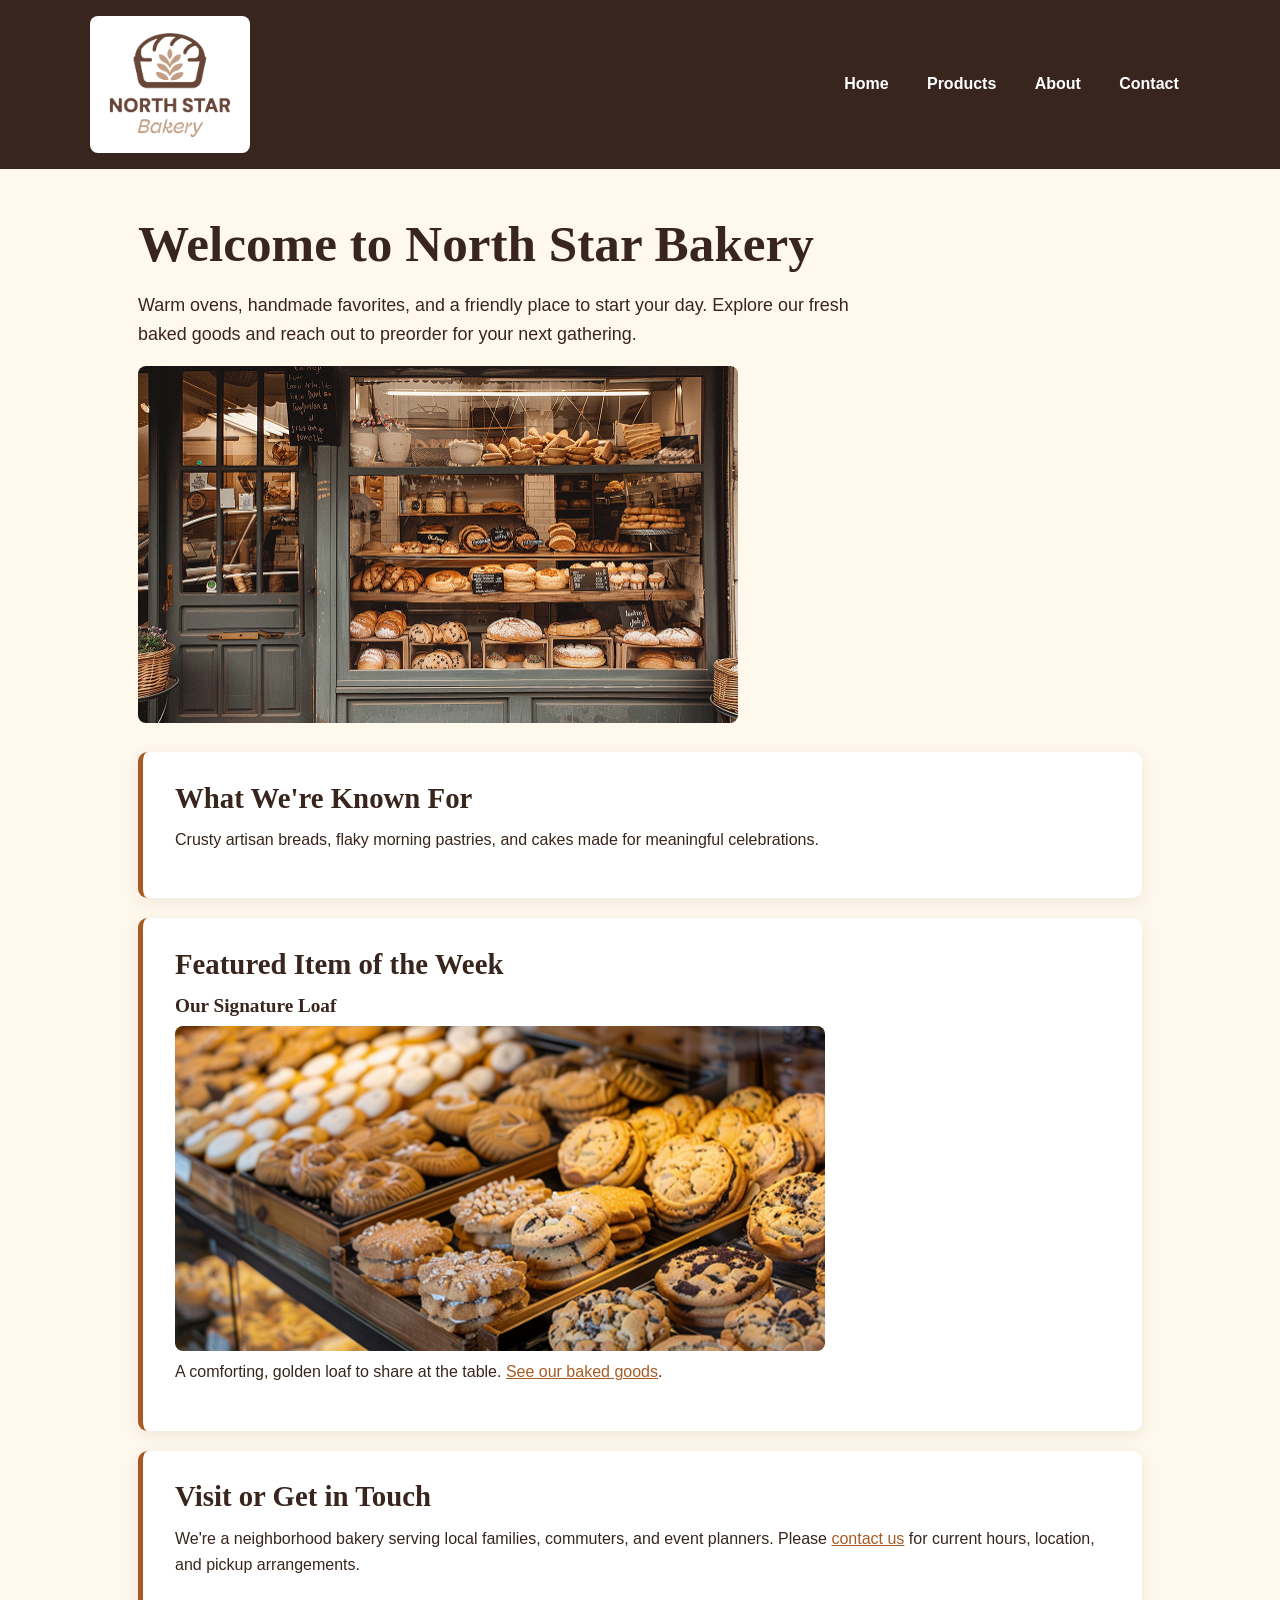
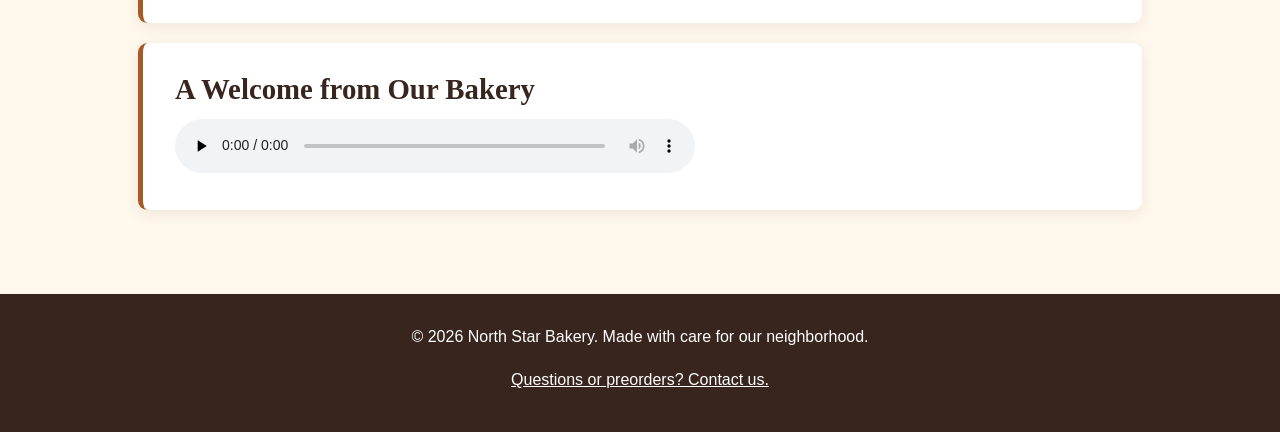
<file: index.html>
<!DOCTYPE html>
<html lang="en">
<head>
<meta charset="UTF-8">
<meta name="viewport" content="width=device-width, initial-scale=1.0">
<meta name="description" content="North Star Bakery: handmade breads, pastries, cakes, and neighborhood preorders.">
<title>Home | North Star Bakery</title>
<link rel="stylesheet" href="styles.css">
</head>
<body>
<header class="site-header">
<a href="index.html">
<img src="media/bakery-logo_c.png" alt="North Star Bakery logo" width="180">
</a>
<nav aria-label="Main navigation">
<ul>
<li>
<a href="index.html">Home</a>
</li>
<li>
<a href="products.html">Products</a>
</li>
<li>
<a href="about.html">About</a>
</li>
<li>
<a href="contact.html">Contact</a>
</li>
</ul>
</nav>
</header>
<main class="container">
<h1>Welcome to North Star Bakery</h1>
<p class="intro">Warm ovens, handmade favorites, and a friendly place to start your day. Explore our fresh baked goods and reach out to preorder for your next gathering.</p>
<img src="media/bakery-storefront_c.png" alt="Front of North Star Bakery welcoming neighborhood visitors" width="600">
<section class="content-card">
<h2>What We're Known For</h2>
<p>Crusty artisan breads, flaky morning pastries, and cakes made for meaningful celebrations.</p>
</section>
<section class="content-card">
<h2>Featured Item of the Week</h2>
<h3>Our Signature Loaf</h3>
<picture>
<source media="(max-width: 600px)" srcset="media/bakery-feature-small_c.png">
<img src="media/bakery-feature-large_c.png" alt="Featured freshly baked artisan loaf from North Star Bakery" width="650">
</picture>
<p>A comforting, golden loaf to share at the table. <a href="products.html">See our baked goods</a>.</p>
</section>
<section class="content-card">
<h2>Visit or Get in Touch</h2>
<p>We're a neighborhood bakery serving local families, commuters, and event planners. Please <a href="contact.html">contact us</a> for current hours, location, and pickup arrangements.</p>
</section>
<section class="content-card">
<h2>A Welcome from Our Bakery</h2>
<audio controls preload="none">
<source src="media/bakery-welcome_c.mp3" type="audio/mpeg">Your browser does not support audio playback. Please contact us for more information.</audio>
</section>
</main>
<footer class="site-footer">
<p>&copy; 2026 North Star Bakery. Made with care for our neighborhood.</p>
<p>
<a href="contact.html">Questions or preorders? Contact us.</a>
</p>
</footer>
</body>
</html>
</file>
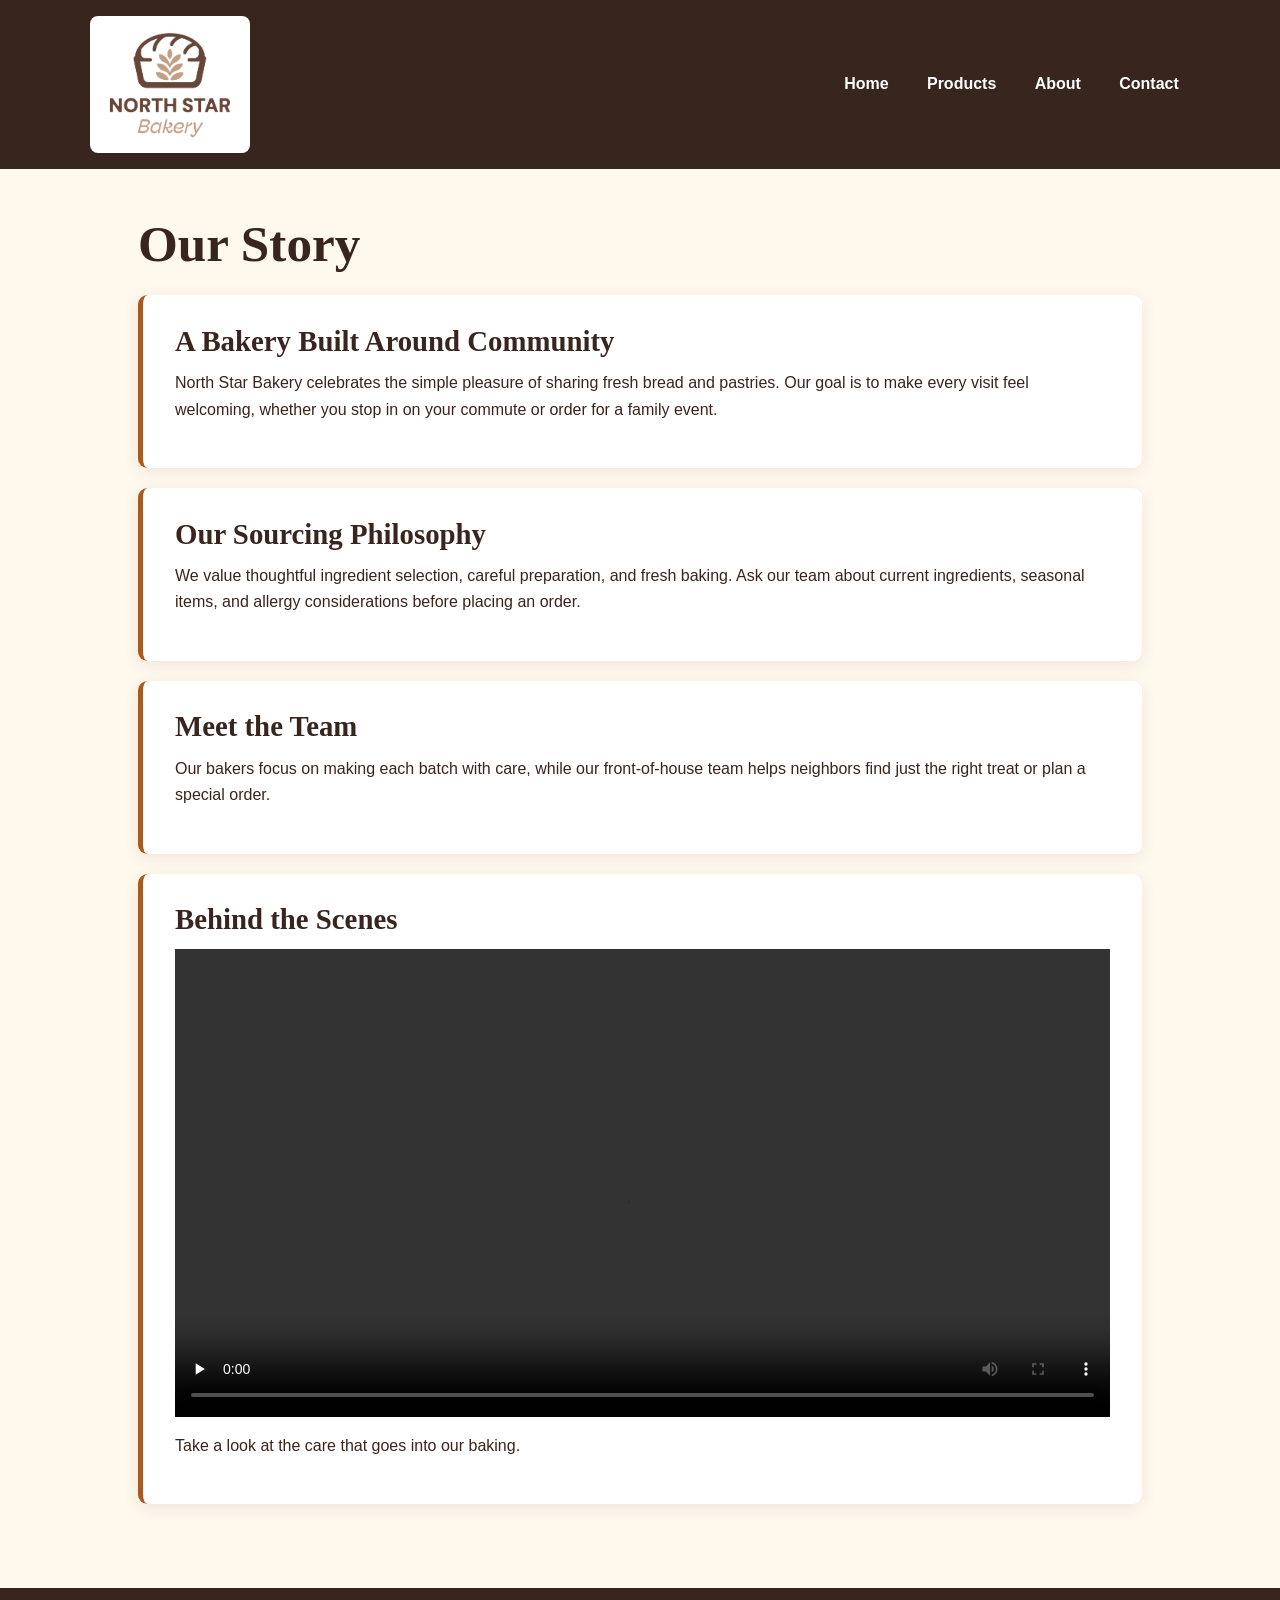
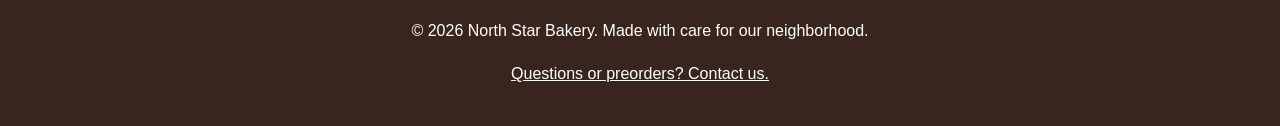
<file: about.html>
<!DOCTYPE html>
<html lang="en">
<head>
<meta charset="UTF-8">
<meta name="viewport" content="width=device-width, initial-scale=1.0">
<meta name="description" content="North Star Bakery: handmade breads, pastries, cakes, and neighborhood preorders.">
<title>About | North Star Bakery</title>
<link rel="stylesheet" href="styles.css">
</head>
<body>
<header class="site-header">
<a href="index.html">
<img src="media/bakery-logo_c.png" alt="North Star Bakery logo" width="180">
</a>
<nav aria-label="Main navigation">
<ul>
<li>
<a href="index.html">Home</a>
</li>
<li>
<a href="products.html">Products</a>
</li>
<li>
<a href="about.html">About</a>
</li>
<li>
<a href="contact.html">Contact</a>
</li>
</ul>
</nav>
</header>
<main class="container">
<h1>Our Story</h1>
<section class="content-card">
<h2>A Bakery Built Around Community</h2>
<p>North Star Bakery celebrates the simple pleasure of sharing fresh bread and pastries. Our goal is to make every visit feel welcoming, whether you stop in on your commute or order for a family event.</p>
</section>
<section class="content-card">
<h2>Our Sourcing Philosophy</h2>
<p>We value thoughtful ingredient selection, careful preparation, and fresh baking. Ask our team about current ingredients, seasonal items, and allergy considerations before placing an order.</p>
</section>
<section class="content-card">
<h2>Meet the Team</h2>
<p>Our bakers focus on making each batch with care, while our front-of-house team helps neighbors find just the right treat or plan a special order.</p>
</section>
<section class="content-card">
<h2>Behind the Scenes</h2>
<video controls preload="none" width="640">
<source src="media/bakery-behind-scenes_c.mp4" type="video/mp4">Your browser does not support video playback. Contact the bakery to learn more about how we bake.</video>
<p>Take a look at the care that goes into our baking.</p>
</section>
</main>
<footer class="site-footer">
<p>&copy; 2026 North Star Bakery. Made with care for our neighborhood.</p>
<p>
<a href="contact.html">Questions or preorders? Contact us.</a>
</p>
</footer>
</body>
</html>
</file>
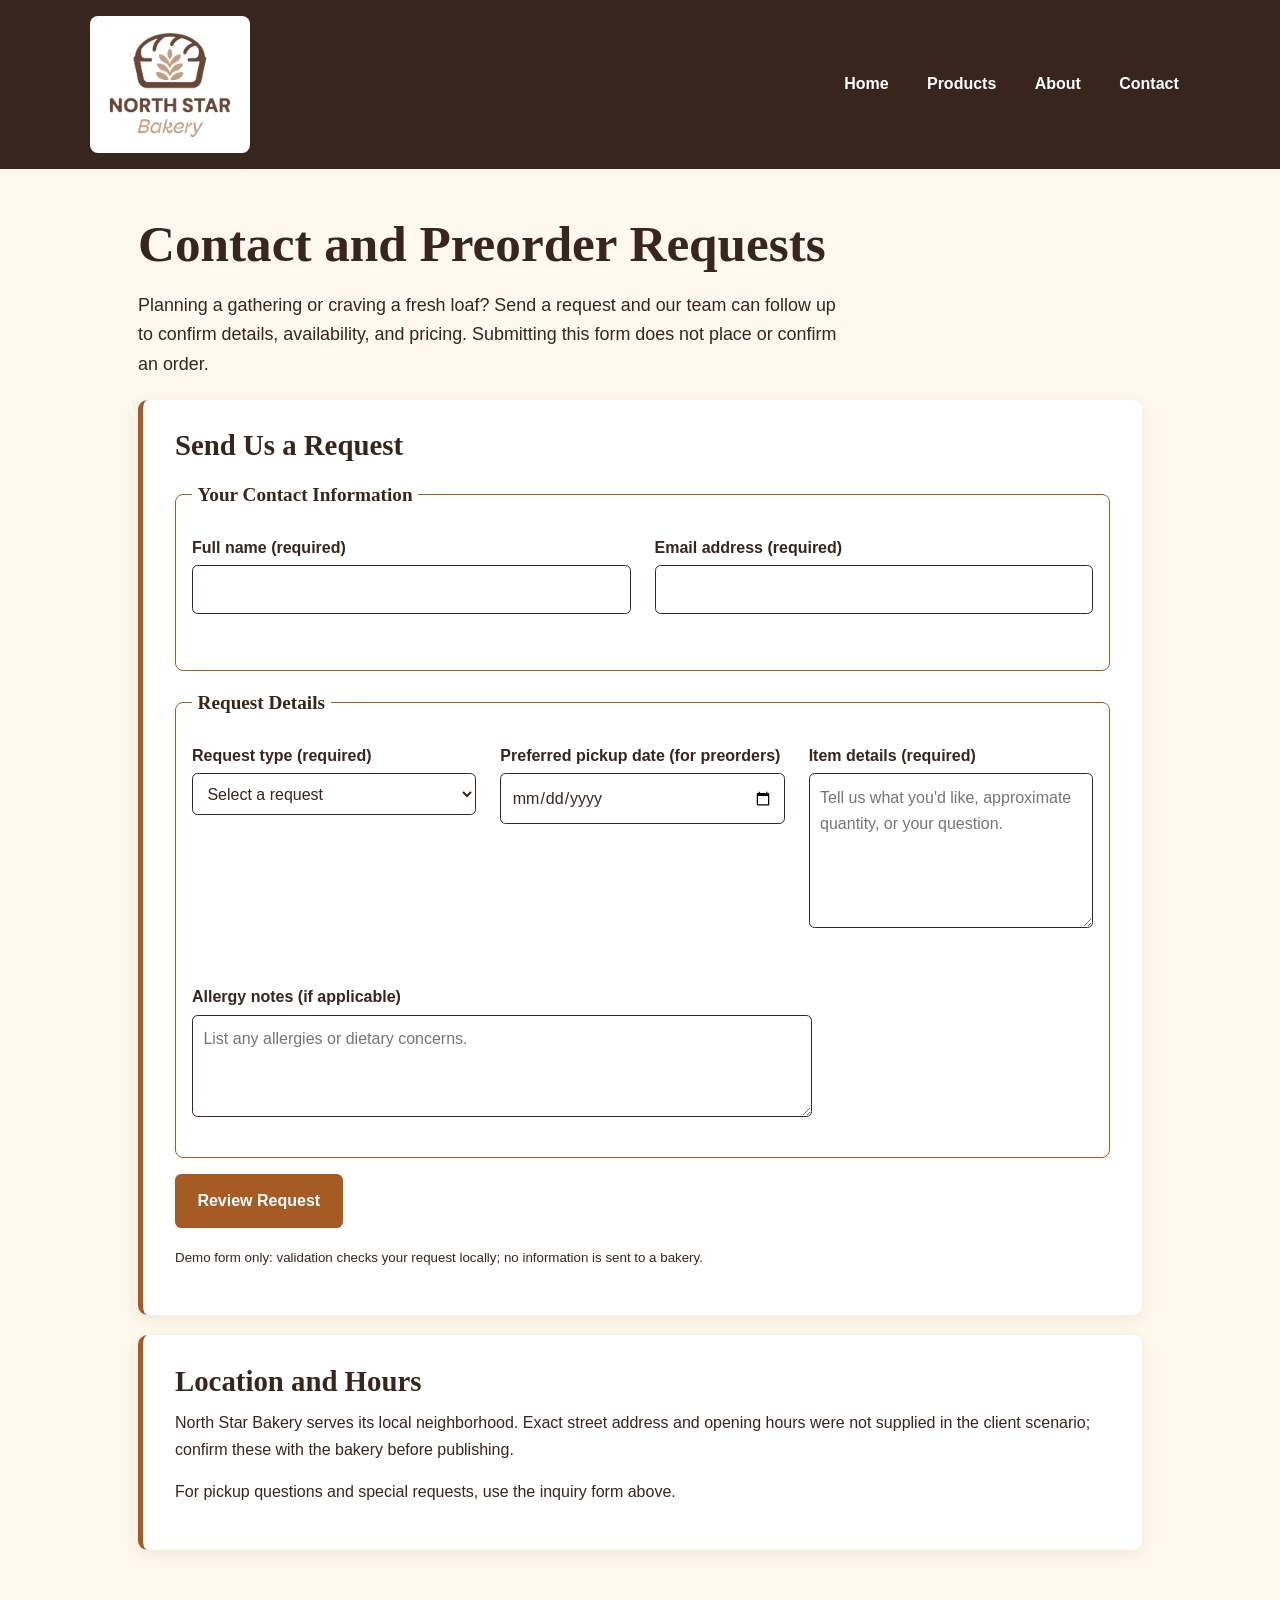
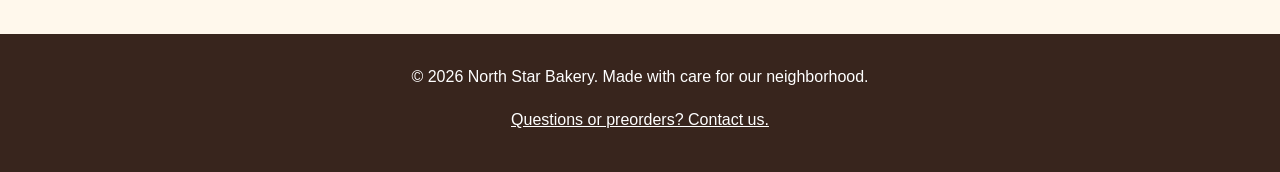
<file: contact.html>
<!DOCTYPE html>
<html lang="en">
<head>
<meta charset="UTF-8">
<meta name="viewport" content="width=device-width, initial-scale=1.0">
<meta name="description" content="North Star Bakery: handmade breads, pastries, cakes, and neighborhood preorders.">
<title>Contact | North Star Bakery</title>
<link rel="stylesheet" href="styles.css">
</head>
<body>
<header class="site-header">
<a href="index.html">
<img src="media/bakery-logo_c.png" alt="North Star Bakery logo" width="180">
</a>
<nav aria-label="Main navigation">
<ul>
<li>
<a href="index.html">Home</a>
</li>
<li>
<a href="products.html">Products</a>
</li>
<li>
<a href="about.html">About</a>
</li>
<li>
<a href="contact.html">Contact</a>
</li>
</ul>
</nav>
</header>
<main class="container">
<h1>Contact and Preorder Requests</h1>
<p class="intro">Planning a gathering or craving a fresh loaf? Send a request and our team can follow up to confirm details, availability, and pricing. Submitting this form does not place or confirm an order.</p>
<section class="content-card">
<h2>Send Us a Request</h2>
<form id="preorder-form" action="#" method="get" novalidate>
<fieldset>
<legend>Your Contact Information</legend>
<p>
<label for="full-name">Full name (required)</label>
<br>
<input id="full-name" name="full_name" type="text" autocomplete="name" required minlength="2">
<span class="field-error" id="full-name-error" aria-live="polite"></span>
</p>
<p>
<label for="email">Email address (required)</label>
<br>
<input id="email" name="email" type="email" autocomplete="email" required>
<span class="field-error" id="email-error" aria-live="polite"></span>
</p>
</fieldset>
<fieldset>
<legend>Request Details</legend>
<p>
<label for="request-type">Request type (required)</label>
<br>
<select id="request-type" name="request_type" required>
<option value="">Select a request</option>
<option value="preorder">Preorder</option>
<option value="question">General question</option>
</select>
<span class="field-error" id="request-type-error" aria-live="polite"></span>
</p>
<p>
<label for="pickup-date">Preferred pickup date (for preorders)</label>
<br>
<input id="pickup-date" name="pickup_date" type="date">
</p>
<p>
<label for="item-details">Item details (required)</label>
<br>
<textarea id="item-details" name="item_details" rows="5" cols="45" required minlength="5" placeholder="Tell us what you'd like, approximate quantity, or your question.">
</textarea>
<span class="field-error" id="item-details-error" aria-live="polite"></span>
</p>
<p>
<label for="allergy-notes">Allergy notes (if applicable)</label>
<br>
<textarea id="allergy-notes" name="allergy_notes" rows="3" cols="45" placeholder="List any allergies or dietary concerns.">
</textarea>
</p>
</fieldset>
<p>
<button type="submit">Review Request</button>
<p id="form-status" role="status" aria-live="polite"></p>
</p>
<p>
<small>Demo form only: validation checks your request locally; no information is sent to a bakery.</small>
</p>
</form>
</section>
<section class="content-card">
<h2>Location and Hours</h2>
<p>North Star Bakery serves its local neighborhood. Exact street address and opening hours were not supplied in the client scenario; confirm these with the bakery before publishing.</p>
<p>For pickup questions and special requests, use the inquiry form above.</p>
</section>
</main>
<footer class="site-footer">
<p>&copy; 2026 North Star Bakery. Made with care for our neighborhood.</p>
<p>
<a href="contact.html">Questions or preorders? Contact us.</a>
</p>
</footer>
<script src="script.js" defer></script>
</body>
</html>
</file>
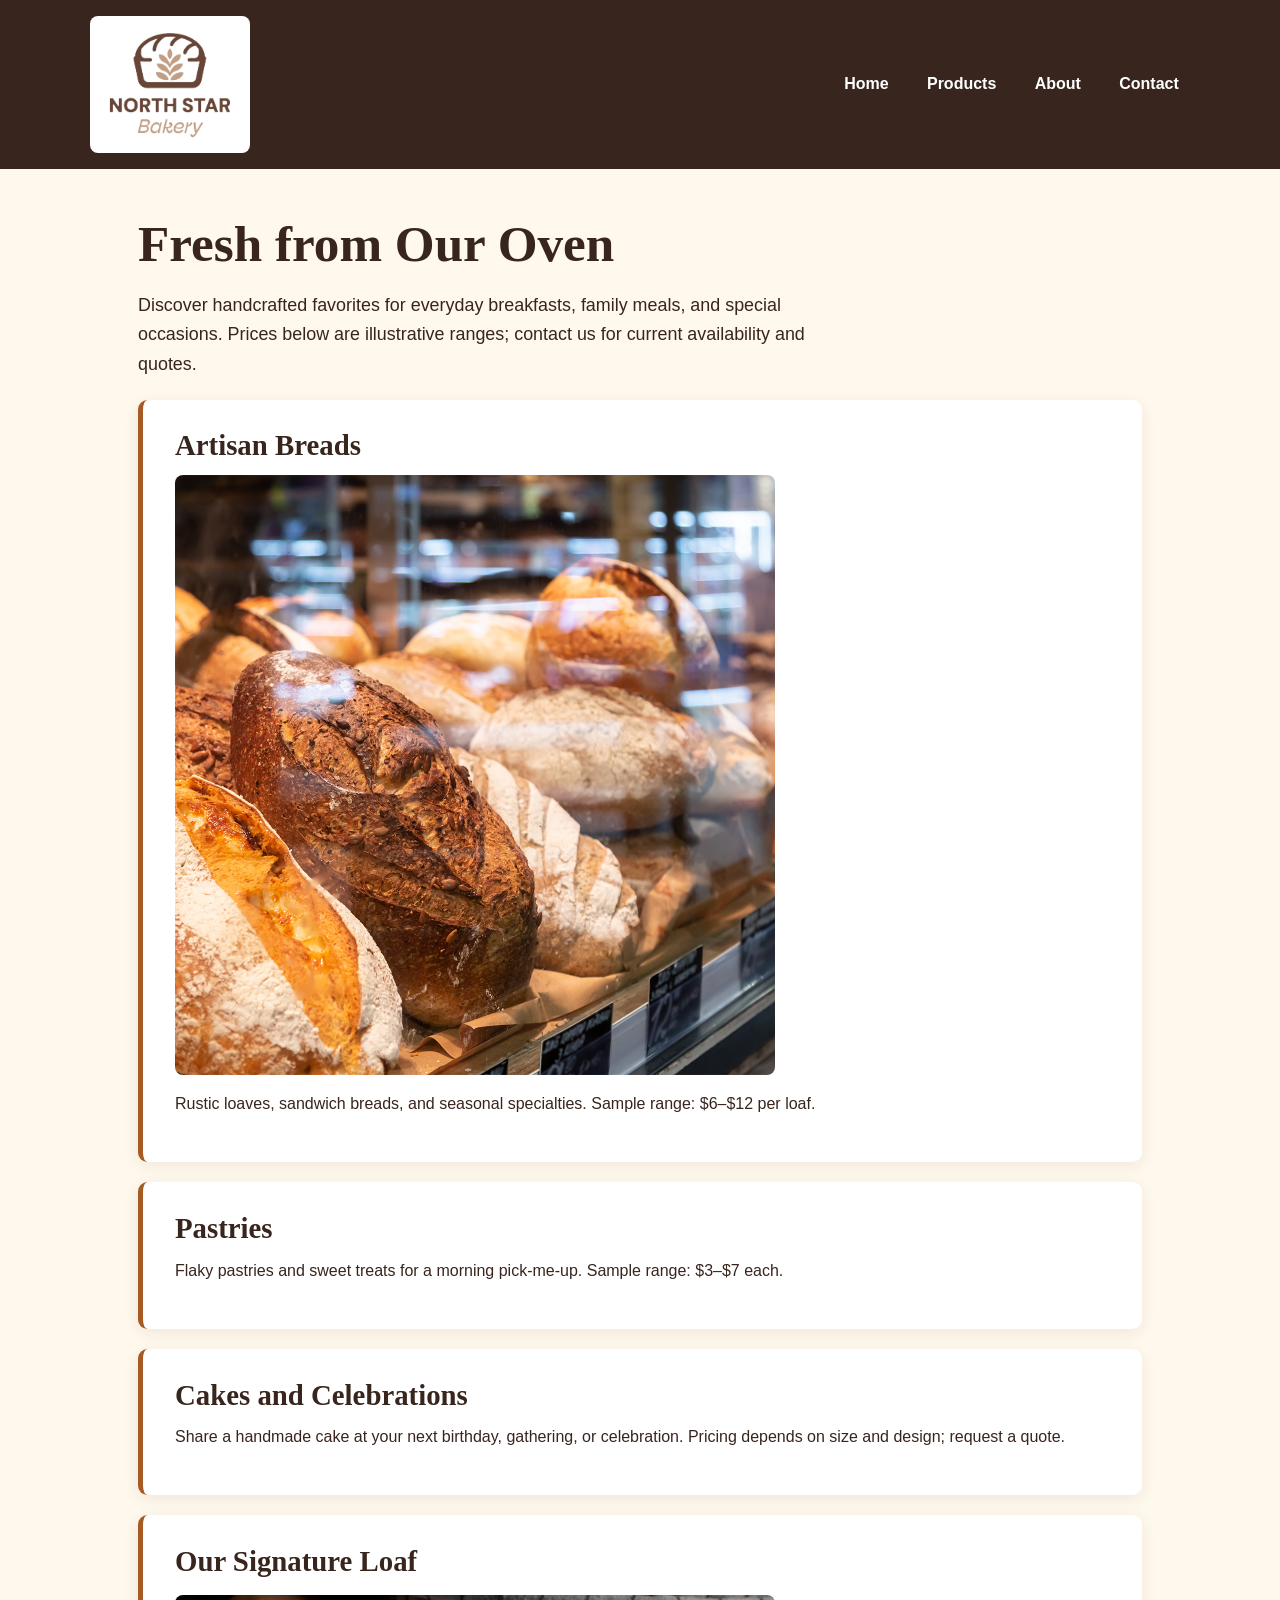
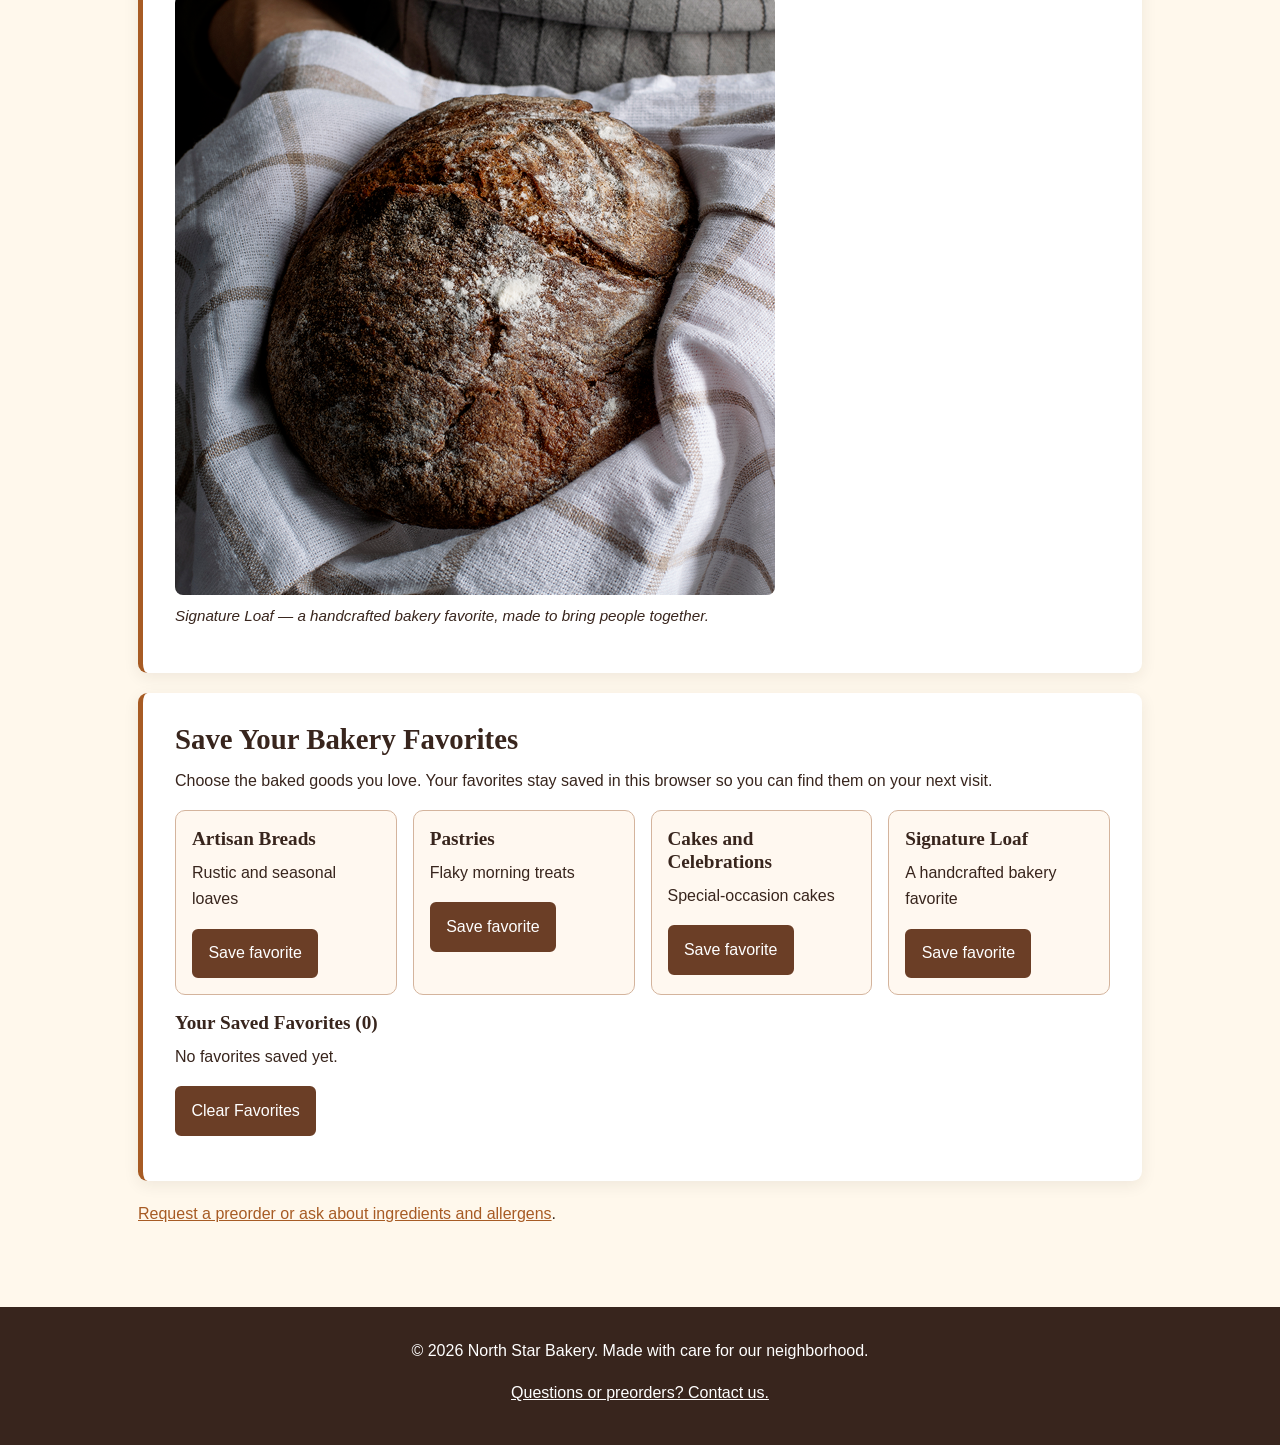
<file: products.html>
<!DOCTYPE html>
<html lang="en">
<head>
<meta charset="UTF-8">
<meta name="viewport" content="width=device-width, initial-scale=1.0">
<meta name="description" content="North Star Bakery: handmade breads, pastries, cakes, and neighborhood preorders.">
<title>Products | North Star Bakery</title>
<link rel="stylesheet" href="styles.css">
</head>
<body>
<header class="site-header">
<a href="index.html">
<img src="media/bakery-logo_c.png" alt="North Star Bakery logo" width="180">
</a>
<nav aria-label="Main navigation">
<ul>
<li>
<a href="index.html">Home</a>
</li>
<li>
<a href="products.html">Products</a>
</li>
<li>
<a href="about.html">About</a>
</li>
<li>
<a href="contact.html">Contact</a>
</li>
</ul>
</nav>
</header>
<main class="container">
<h1>Fresh from Our Oven</h1>
<p class="intro">Discover handcrafted favorites for everyday breakfasts, family meals, and special occasions. Prices below are illustrative ranges; contact us for current availability and quotes.</p>
<section class="content-card">
<h2>Artisan Breads</h2>
<img src="media/bakery-bread_c.png" alt="Selection of artisan breads with golden crusts" width="600">
<p>Rustic loaves, sandwich breads, and seasonal specialties. Sample range: $6–$12 per loaf.</p>
</section>
<section class="content-card">
<h2>Pastries</h2>
<p>Flaky pastries and sweet treats for a morning pick-me-up. Sample range: $3–$7 each.</p>
</section>
<section class="content-card">
<h2>Cakes and Celebrations</h2>
<p>Share a handmade cake at your next birthday, gathering, or celebration. Pricing depends on size and design; request a quote.</p>
</section>
<section class="content-card">
<h2>Our Signature Loaf</h2>
<figure class="feature-figure">
<img src="media/bakery-signature-loaf_c.png" alt="North Star Bakery's signature handcrafted loaf" width="600">
<figcaption>Signature Loaf — a handcrafted bakery favorite, made to bring people together.</figcaption>
</figure>
</section>
<section class="content-card favorites-panel" aria-labelledby="favorites-heading">
<h2 id="favorites-heading">Save Your Bakery Favorites</h2>
<p>Choose the baked goods you love. Your favorites stay saved in this browser so you can find them on your next visit.</p>
<div id="favorite-products" class="favorite-grid"></div>
<h3>Your Saved Favorites (<span id="favorite-count">0</span>)</h3>
<p id="favorite-summary" aria-live="polite">No favorites saved yet.</p>
<ul id="favorites-list" aria-live="polite"></ul>
<button type="button" id="clear-favorites" class="secondary-button">Clear Favorites</button>
<p id="favorites-status" role="status" aria-live="polite"></p>
</section>
<p>
<a href="contact.html">Request a preorder or ask about ingredients and allergens</a>.</p>
</main>
<footer class="site-footer">
<p>&copy; 2026 North Star Bakery. Made with care for our neighborhood.</p>
<p>
<a href="contact.html">Questions or preorders? Contact us.</a>
</p>
</footer>
<script src="script.js" defer></script>
</body>
</html>
</file>
<file: styles.css>
/* Touchstone 3: North Star Bakery | Mobile-first external stylesheet */
:root { --cream:#fff8ec; --brown:#38251d; --caramel:#a75b24; --white:#ffffff; }
* { box-sizing:border-box; }
html { scroll-behavior:smooth; }
body { margin:0; background:var(--cream); color:var(--brown); font-family:Arial,Helvetica,sans-serif; font-size:1rem; line-height:1.65; }
a { color:var(--caramel); }
a:hover, a:focus-visible { text-decoration-thickness:3px; }
.site-header { background:var(--brown); color:var(--white); padding:1rem max(1rem, calc((100% - 1100px)/2)); display:flex; flex-direction:column; align-items:center; gap:.75rem; }
.site-header img { display:block; max-width:160px; height:auto; }
.site-header nav ul { display:flex; flex-wrap:wrap; justify-content:center; gap:.35rem .65rem; list-style:none; padding:0; margin:0; }
.site-header nav a { display:block; color:var(--white); padding:.45rem .7rem; text-decoration:none; border-radius:.4rem; font-weight:700; }
.site-header nav a:hover,.site-header nav a:focus-visible { background:var(--caramel); color:var(--white); }
.container { max-width:1100px; margin:auto; padding:1.5rem 1rem 3rem; }
h1,h2,h3 { font-family:Georgia,'Times New Roman',serif; line-height:1.2; }
h1 { font-size:clamp(2rem,5vw,3.2rem); margin:.3rem 0 1rem; }
h2 { font-size:clamp(1.35rem,3vw,1.8rem); margin:0 0 .75rem; }
h3 { font-size:1.2rem; margin:.6rem 0; }
p { margin:.5rem 0 1rem; }
.intro { max-width:72ch; font-size:1.12rem; }
.content-card { background:var(--white); border-left:5px solid var(--caramel); border-radius:.6rem; padding:1.25rem; margin:1.25rem 0; box-shadow:0 4px 16px rgba(56,37,29,.08); }
img,picture,video,audio { max-width:100%; }
img { height:auto; border-radius:.5rem; }
picture { display:block; }
picture img { display:block; width:100%; max-width:650px; }
.feature-figure { margin:1rem 0; }
.feature-figure img { display:block; }
figcaption { font-size:.95rem; font-style:italic; margin-top:.5rem; }
audio { width:100%; max-width:520px; }
video { width:100%; height:auto; }
fieldset { border:1px solid var(--caramel); border-radius:.5rem; margin:1rem 0; padding:1rem; }
legend { font-family:Georgia,'Times New Roman',serif; font-size:1.2rem; font-weight:bold; padding:0 .35rem; }
label { display:inline-block; font-weight:bold; margin-bottom:.25rem; }
input,select,textarea { width:100%; max-width:620px; border:1px solid var(--brown); border-radius:.35rem; padding:.65rem; font:inherit; background:var(--white); color:var(--brown); }
textarea { resize:vertical; }
input:focus-visible,select:focus-visible,textarea:focus-visible,button:focus-visible { outline:3px solid var(--caramel); outline-offset:2px; }
button { border:0; border-radius:.4rem; padding:.85rem 1.4rem; background:var(--caramel); color:var(--white); font:inherit; font-weight:bold; cursor:pointer; }
button:hover { background:var(--brown); }
.site-footer { background:var(--brown); color:var(--white); text-align:center; padding:1.4rem 1rem; }
.site-footer a { color:var(--white); }
@media (min-width:760px) {
 .site-header { flex-direction:row; justify-content:space-between; gap:2rem; }
 .site-header nav ul { justify-content:flex-end; gap:1rem; }
 .container { padding:2.5rem 2rem 4rem; }
 .content-card { padding:1.8rem 2rem; }
 fieldset { display:flex; flex-wrap:wrap; gap:0 1.5rem; align-items:start; }
 fieldset legend { width:auto; }
 fieldset > p { flex:1 1 280px; }
}
@media (min-width:1050px) { .container { padding-left:3rem; padding-right:3rem; } }

/* Touchstone 4: accessible favorites and validation */
.favorite-grid { display:flex; flex-wrap:wrap; gap:1rem; margin:1rem 0; }
.favorite-option { flex:1 1 190px; border:1px solid #d4b49d; border-radius:10px; padding:1rem; background:#fff8f0; }
.favorite-option h3 { margin-top:0; }
.favorite-option button, .secondary-button { cursor:pointer; border:2px solid #6b3e26; border-radius:6px; padding:.6rem .9rem; background:#6b3e26; color:#fff; font:inherit; }
.favorite-option button[aria-pressed="true"] { background:#fff8f0; color:#6b3e26; }
.favorite-option button:focus-visible, .secondary-button:focus-visible { outline:3px solid #d88c5a; outline-offset:3px; }
.field-error { display:block; min-height:1.25em; color:#9a2525; font-weight:bold; margin-top:.25rem; }
[aria-invalid="true"] { border:2px solid #9a2525 !important; }
#form-status, #favorites-status { font-weight:bold; }
</file>
